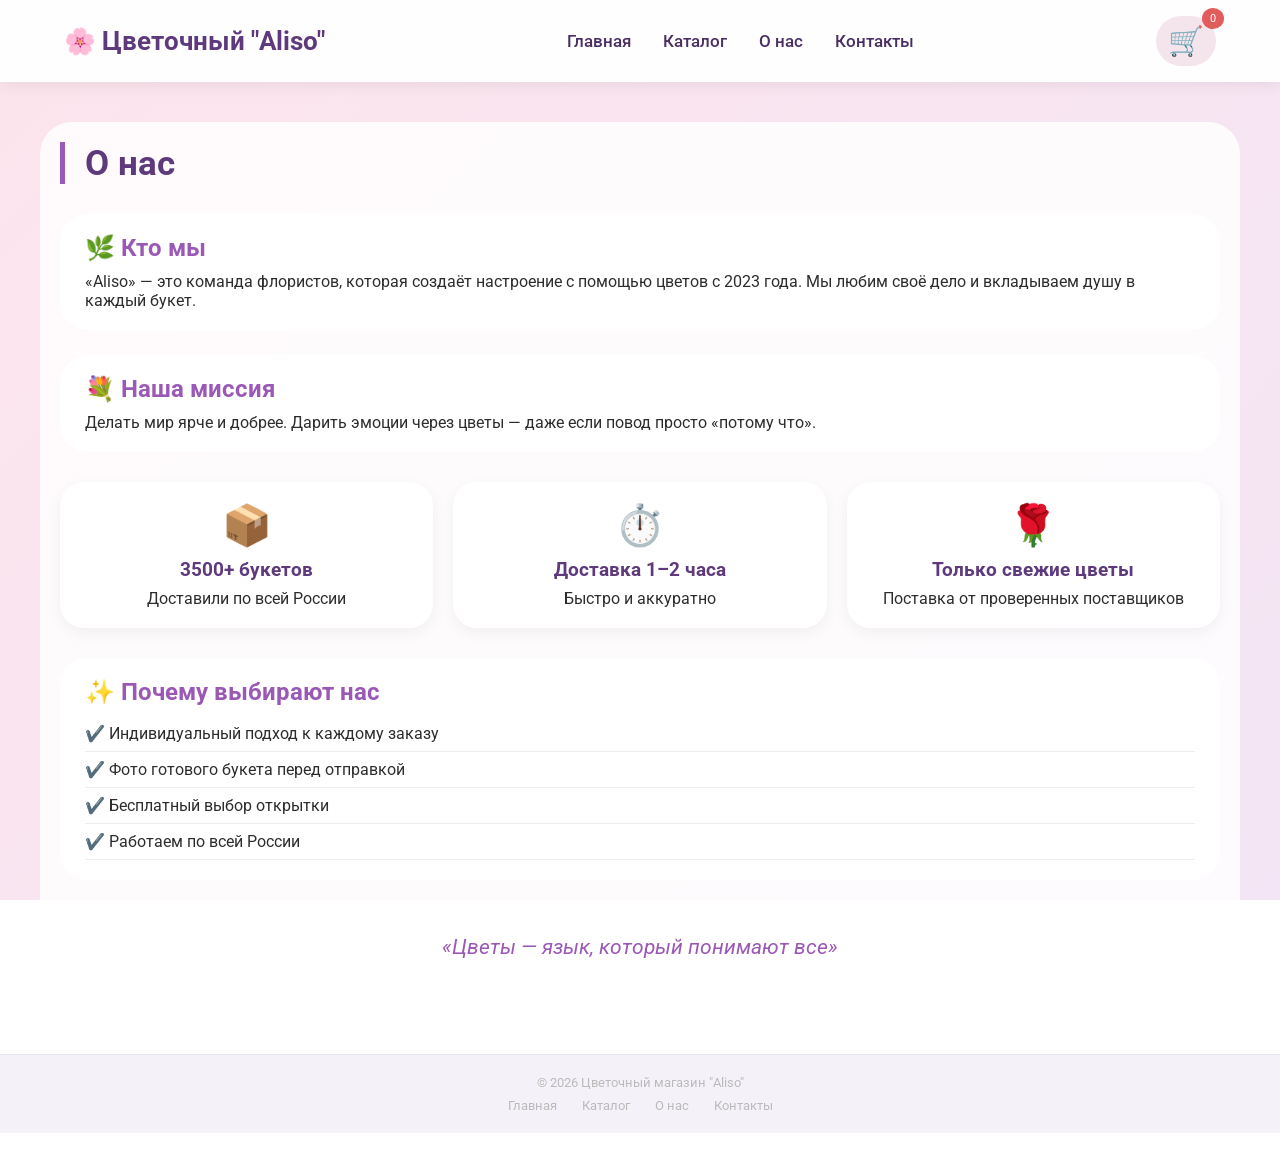
<file: about.html>
<!DOCTYPE html>
<html lang="ru">
<head>
    <meta charset="UTF-8">
    <title>О нас — Цветочный магазин Aliso</title>
    <link href="https://fonts.googleapis.com/css2?family=Roboto:wght@400;500;700&display=swap" rel="stylesheet">
    <link rel="stylesheet" href="style.css">
</head>
<body>
    <header>
        <div class="logo">🌸 Цветочный "Aliso"</div>
        <nav class="nav-menu">
            <a href="index.html" class="nav-link">Главная</a>
            <a href="catalog.html" class="nav-link">Каталог</a>
            <a href="about.html" class="nav-link">О нас</a>
            <a href="contacts.html" class="nav-link">Контакты</a>
        </nav>
        <div class="cart-icon" id="cartIcon">🛒 <span id="cartCount">0</span></div>
    </header>

    <main class="about-page">
        <h1>О нас</h1>

        <div class="about-block">
            <h2>🌿 Кто мы</h2>
            <p>«Aliso» — это команда флористов, которая создаёт настроение с помощью цветов с 2023 года. Мы любим своё дело и вкладываем душу в каждый букет.</p>
        </div>

        <div class="about-block">
            <h2>💐 Наша миссия</h2>
            <p>Делать мир ярче и добрее. Дарить эмоции через цветы — даже если повод просто «потому что».</p>
        </div>

        <div class="about-grid">
            <div class="about-card">
                <div class="about-icon">📦</div>
                <h3>3500+ букетов</h3>
                <p>Доставили по всей России</p>
            </div>
            <div class="about-card">
                <div class="about-icon">⏱️</div>
                <h3>Доставка 1–2 часа</h3>
                <p>Быстро и аккуратно</p>
            </div>
            <div class="about-card">
                <div class="about-icon">🌹</div>
                <h3>Только свежие цветы</h3>
                <p>Поставка от проверенных поставщиков</p>
            </div>
        </div>

        <div class="about-block">
            <h2>✨ Почему выбирают нас</h2>
            <ul class="about-list">
                <li>✔️ Индивидуальный подход к каждому заказу</li>
                <li>✔️ Фото готового букета перед отправкой</li>
                <li>✔️ Бесплатный выбор открытки</li>
                <li>✔️ Работаем по всей России</li>
            </ul>
        </div>

        <div class="about-quote">
            «Цветы — язык, который понимают все»
        </div>
    </main>

    <!-- Боковая панель корзины -->
    <aside id="cartSidebar" class="cart-sidebar">
        <h3>🛍️ Корзина</h3>
        <div id="cartItems"></div>
        <div class="cart-total">Итого: <span id="cartTotal">0</span> ₽</div>
        <button id="checkoutBtn">Оформить заказ</button>
        <button id="closeCartBtn">Закрыть</button>
    </aside>

    <!-- Модальное окно оформления заказа -->
    <div id="orderModal" class="modal">
        <div class="modal-content">
            <span class="close">&times;</span>
            <h3>Оформление заказа</h3>
            <form id="orderForm">
                <input type="text" id="name" placeholder="Ваше имя" required>
                <input type="tel" id="phone" placeholder="Телефон" required>
                <input type="text" id="address" placeholder="Адрес доставки" required>
                <button type="submit">Отправить заказ</button>
            </form>
        </div>
    </div>

    <script src="script.js"></script>

    <footer class="site-footer">
        <div class="footer-inner">
            <div class="footer-copyright">
                © 2026 Цветочный магазин "Aliso"
            </div>
            <div class="footer-links">
                <a href="index.html">Главная</a>
                <a href="catalog.html">Каталог</a>
                <a href="about.html">О нас</a>
                <a href="contacts.html">Контакты</a>
            </div>
        </div>
    </footer>
</body>
</html>
</file>
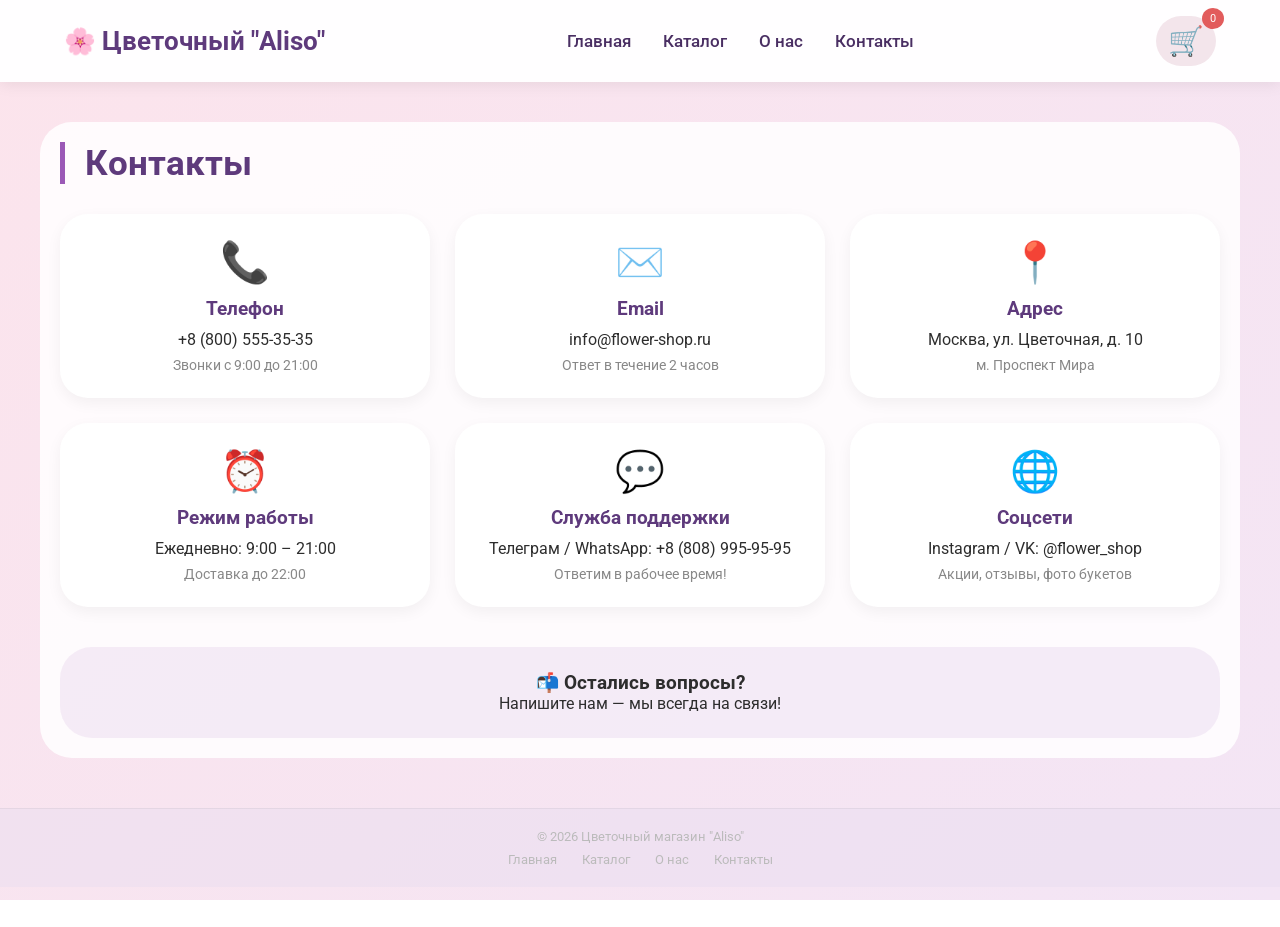
<file: contacts.html>
<!DOCTYPE html>
<html lang="ru">
<head>
    <meta charset="UTF-8">
    <title>Контакты — Цветочный магазин Aliso</title>
    <link href="https://fonts.googleapis.com/css2?family=Roboto:wght@400;500;700&display=swap" rel="stylesheet">
    <link rel="stylesheet" href="style.css">
</head>
<body>
    <header>
        <div class="logo">🌸 Цветочный "Aliso"</div>
        <nav class="nav-menu">
            <a href="index.html" class="nav-link">Главная</a>
            <a href="catalog.html" class="nav-link">Каталог</a>
            <a href="about.html" class="nav-link">О нас</a>
            <a href="contacts.html" class="nav-link">Контакты</a>
        </nav>
        <div class="cart-icon" id="cartIcon">🛒 <span id="cartCount">0</span></div>
    </header>

    <main class="contacts-page">
        <h1>Контакты</h1>

        <div class="contacts-grid">
            <div class="contacts-card">
                <div class="contact-icon">📞</div>
                <h3>Телефон</h3>
                <p>+8 (800) 555-35-35</p>
                <p class="small">Звонки с 9:00 до 21:00</p>
            </div>

            <div class="contacts-card">
                <div class="contact-icon">✉️</div>
                <h3>Email</h3>
                <p>info@flower-shop.ru</p>
                <p class="small">Ответ в течение 2 часов</p>
            </div>

            <div class="contacts-card">
                <div class="contact-icon">📍</div>
                <h3>Адрес</h3>
                <p>Москва, ул. Цветочная, д. 10</p>
                <p class="small">м. Проспект Мира</p>
            </div>

            <div class="contacts-card">
                <div class="contact-icon">⏰</div>
                <h3>Режим работы</h3>
                <p>Ежедневно: 9:00 – 21:00</p>
                <p class="small">Доставка до 22:00</p>
            </div>

            <div class="contacts-card">
                <div class="contact-icon">💬</div>
                <h3>Служба поддержки</h3>
                <p>Телеграм / WhatsApp: +8 (808) 995-95-95</p>
                <p class="small">Ответим в рабочее время!</p>
            </div>

            <div class="contacts-card">
                <div class="contact-icon">🌐</div>
                <h3>Соцсети</h3>
                <p>Instagram / VK: @flower_shop</p>
                <p class="small">Акции, отзывы, фото букетов</p>
            </div>
        </div>

        <div class="contacts-feedback">
            <h3>📬 Остались вопросы?</h3>
            <p>Напишите нам — мы всегда на связи!</p>
        </div>
    </main>

    <!-- Боковая панель корзины -->
    <aside id="cartSidebar" class="cart-sidebar">
        <h3>🛍️ Корзина</h3>
        <div id="cartItems"></div>
        <div class="cart-total">Итого: <span id="cartTotal">0</span> ₽</div>
        <button id="checkoutBtn">Оформить заказ</button>
        <button id="closeCartBtn">Закрыть</button>
    </aside>

    <!-- Модальное окно оформления заказа -->
    <div id="orderModal" class="modal">
        <div class="modal-content">
            <span class="close">&times;</span>
            <h3>Оформление заказа</h3>
            <form id="orderForm">
                <input type="text" id="name" placeholder="Ваше имя" required>
                <input type="tel" id="phone" placeholder="Телефон" required>
                <input type="text" id="address" placeholder="Адрес доставки" required>
                <button type="submit">Отправить заказ</button>
            </form>
        </div>
    </div>

    <script src="script.js"></script>
    <footer class="site-footer">
        <div class="footer-inner">
            <div class="footer-copyright">
                © 2026 Цветочный магазин "Aliso"
            </div>
            <div class="footer-links">
                <a href="index.html">Главная</a>
                <a href="catalog.html">Каталог</a>
                <a href="about.html">О нас</a>
                <a href="contacts.html">Контакты</a>
            </div>
        </div>
    </footer>
</body>
</html>
</file>
<file: style.css>
* {
    margin: 0;
    padding: 0;
    box-sizing: border-box;
}

body {
    font-family: 'Roboto', sans-serif;
    background: linear-gradient(135deg, #fce4ec 0%, #f3e5f5 100%);
    background-attachment: fixed;
    color: #2d2d2d;
    padding-bottom: 40px;
}
/* ШАПКА */
header {
    background-color: rgba(255, 255, 255, 0.96);
    display: flex;
    justify-content: space-between;
    align-items: center;
    padding: 1rem 5%;
    box-shadow: 0 2px 15px rgba(0, 0, 0, 0.08);
    position: sticky;
    top: 0;
    z-index: 100;
    backdrop-filter: blur(5px);
    flex-wrap: wrap;
}

.logo {
    font-size: 1.6rem;
    font-weight: bold;
    color: #5e3a7c;
    white-space: nowrap;
}

.nav-menu {
    display: flex;
    gap: 2rem;
    align-items: center;
    justify-content: center;
    flex: 1;
    margin: 0 1rem;
}

.nav-link {
    text-decoration: none;
    color: #4a2f63;
    font-weight: 500;
    font-size: 1.05rem;
    transition: 0.2s;
    position: relative;
}

.nav-link:hover {
    color: #9b59b6;
}

.nav-link::after {
    content: '';
    position: absolute;
    bottom: -5px;
    left: 0;
    width: 0%;
    height: 2px;
    background: #9b59b6;
    transition: 0.2s;
}

.nav-link:hover::after {
    width: 100%;
}

/* КОРЗИНА */
.cart-icon {
    position: relative;
    font-size: 1.8rem;
    cursor: pointer;
    background: #f3e5eb;
    padding: 8px 12px;
    border-radius: 40px;
    transition: 0.2s;
    white-space: nowrap;
}

.cart-icon:hover {
    background: #e8d5df;
}

#cartCount {
    position: absolute;
    top: -8px;
    right: -8px;
    background: #e25c5c;
    color: white;
    font-size: 0.7rem;
    border-radius: 50%;
    padding: 4px 8px;
}

/* ПРОМОБЛОК */
.promo {
    background: rgba(255, 230, 240, 0.92);
    margin: 20px;
    padding: 1.5rem;
    border-radius: 32px;
    text-align: center;
}

.promo h2 {
    color: #b3415c;
    margin-bottom: 8px;
}

/* ОСНОВНОЙ КОНТЕНТ */
main {
    max-width: 1400px;
    margin: 30px auto;
    padding: 0 20px;
}

main h1 {
    font-size: 2rem;
    margin-bottom: 24px;
    color: #5e3a7c;
    border-left: 5px solid #9b59b6;
    padding-left: 20px;
}

/* КАТАЛОГ */
.catalog {
    display: grid;
    grid-template-columns: repeat(auto-fill, minmax(260px, 1fr));
    gap: 28px;
}

.card {
    background: white;
    border-radius: 28px;
    padding: 1rem;
    text-align: center;
    box-shadow: 0 10px 20px rgba(0, 0, 0, 0.05);
    transition: 0.2s;
}

.card:hover {
    transform: translateY(-5px);
    box-shadow: 0 15px 25px rgba(0, 0, 0, 0.1);
}

.card img {
    width: 100%;
    height: 200px;
    object-fit: cover;
    border-radius: 20px;
}

.card h3 {
    margin: 15px 0 5px;
    color: #2c4b3c;
}

.card .price {
    font-size: 1.4rem;
    font-weight: bold;
    color: #b3415c;
    margin: 8px 0;
}

.card button {
    background: #4a7c5c;
    color: white;
    border: none;
    padding: 10px;
    width: 80%;
    border-radius: 40px;
    cursor: pointer;
    font-weight: bold;
    transition: 0.2s;
}

.card button:hover {
    background: #3a6048;
}

/* БОКОВАЯ КОРЗИНА */
.cart-sidebar {
    position: fixed;
    top: 0;
    right: -380px;
    width: 350px;
    height: 100%;
    background: white;
    box-shadow: -5px 0 20px rgba(0, 0, 0, 0.1);
    transition: right 0.3s;
    z-index: 1001;
    padding: 1.5rem;
    display: flex;
    flex-direction: column;
    overflow-y: auto;
}

.cart-sidebar.open {
    right: 0;
}

.cart-total {
    font-size: 1.2rem;
    font-weight: bold;
    margin: 15px 0;
    text-align: center;
}

#checkoutBtn, #closeCartBtn {
    padding: 12px;
    margin-top: 10px;
    border-radius: 40px;
    border: none;
    cursor: pointer;
    font-weight: bold;
}

#checkoutBtn {
    background: #4a7c5c;
    color: white;
}

#closeCartBtn {
    background: #e0e0e0;
}

/* МОДАЛЬНОЕ ОКНО */
.modal {
    display: none;
    position: fixed;
    top: 0;
    left: 0;
    width: 100%;
    height: 100%;
    background: rgba(0, 0, 0, 0.5);
    justify-content: center;
    align-items: center;
    z-index: 2000;
}

.modal-content {
    background: white;
    padding: 2rem;
    border-radius: 28px;
    width: 90%;
    max-width: 400px;
    position: relative;
}

.modal-content .close {
    position: absolute;
    top: 10px;
    right: 20px;
    font-size: 28px;
    cursor: pointer;
}

.modal-content input {
    width: 100%;
    padding: 12px;
    margin: 8px 0;
    border: 1px solid #ddd;
    border-radius: 40px;
}

.modal-content button {
    width: 100%;
    padding: 12px;
    background: #4a7c5c;
    color: white;
    border: none;
    border-radius: 40px;
    margin-top: 15px;
    cursor: pointer;
}

/* УВЕДОМЛЕНИЕ */
.custom-notification {
    position: fixed;
    top: 20px;
    left: 50%;
    transform: translateX(-50%) translateY(-100px);
    background-color: #2c2c2c;
    color: white;
    padding: 14px 28px;
    border-radius: 50px;
    font-size: 1rem;
    font-weight: 500;
    box-shadow: 0 8px 20px rgba(0, 0, 0, 0.2);
    z-index: 10000;
    display: flex;
    align-items: center;
    gap: 15px;
    cursor: pointer;
    transition: transform 0.3s ease;
}

.custom-notification.show {
    transform: translateX(-50%) translateY(0);
}

.custom-notification .notification-close {
    background: rgba(255, 255, 255, 0.2);
    border: none;
    color: white;
    font-size: 1.2rem;
    cursor: pointer;
    width: 24px;
    height: 24px;
    border-radius: 50%;
    display: flex;
    align-items: center;
    justify-content: center;
}

/* СТРАНИЦА "О НАС" */
.about-page {
    max-width: 1200px;
    margin: 40px auto;
    padding: 0 20px;
}

.about-page h1 {
    font-size: 2.2rem;
    color: #5e3a7c;
    margin-bottom: 30px;
    border-left: 5px solid #9b59b6;
    padding-left: 20px;
}

.about-block {
    background: rgba(255, 255, 255, 0.92);
    padding: 20px 25px;
    border-radius: 28px;
    margin-bottom: 25px;
}

.about-block h2 {
    color: #9b59b6;
    margin-bottom: 10px;
}

.about-grid {
    display: grid;
    grid-template-columns: repeat(auto-fit, minmax(200px, 1fr));
    gap: 20px;
    margin: 30px 0;
}

.about-card {
    background: white;
    padding: 20px;
    border-radius: 24px;
    text-align: center;
    box-shadow: 0 5px 15px rgba(0, 0, 0, 0.05);
}

.about-icon {
    font-size: 2.5rem;
    margin-bottom: 10px;
}

.about-card h3 {
    color: #5e3a7c;
    margin-bottom: 8px;
}

.about-list {
    list-style: none;
    padding: 0;
}

.about-list li {
    padding: 8px 0;
    border-bottom: 1px solid #eee;
}

.about-quote {
    text-align: center;
    font-size: 1.3rem;
    font-style: italic;
    color: #9b59b6;
    background: rgba(255, 255, 255, 0.8);
    padding: 25px;
    border-radius: 40px;
    margin-top: 30px;
}

/* СТРАНИЦА "КОНТАКТЫ" */
.contacts-page {
    max-width: 1200px;
    margin: 40px auto;
    padding: 0 20px;
}

.contacts-page h1 {
    font-size: 2.2rem;
    color: #5e3a7c;
    margin-bottom: 30px;
    border-left: 5px solid #9b59b6;
    padding-left: 20px;
}

.contacts-grid {
    display: grid;
    grid-template-columns: repeat(auto-fit, minmax(280px, 1fr));
    gap: 25px;
    margin-bottom: 40px;
}

.contacts-card {
    background: white;
    padding: 25px;
    border-radius: 28px;
    text-align: center;
    box-shadow: 0 5px 15px rgba(0, 0, 0, 0.05);
}

.contact-icon {
    font-size: 2.5rem;
    margin-bottom: 12px;
}

.contacts-card h3 {
    color: #5e3a7c;
    margin-bottom: 10px;
}

.contacts-card .small {
    font-size: 0.85rem;
    color: #888;
    margin-top: 8px;
}

.contacts-feedback {
    background: rgba(155, 89, 182, 0.1);
    padding: 25px;
    border-radius: 32px;
    text-align: center;
}
/* РАЗДЕЛ "СОБРАТЬ БУКЕТ" */
.builder-section {
    background: linear-gradient(135deg, rgba(155, 89, 182, 0.15), rgba(74, 124, 92, 0.1));
    border-radius: 32px;
    padding: 2rem;
    margin: 2rem 0 1.5rem;
    text-align: center;
    border: 2px dashed #9b59b6;
}

.builder-header h2 {
    color: #5e3a7c;
    font-size: 1.8rem;
    margin: 0.5rem 0;
}

.builder-icon {
    font-size: 3rem;
}

.builder-btn {
    background: linear-gradient(135deg, #9b59b6, #4a7c5c);
    color: white;
    border: none;
    padding: 12px 28px;
    border-radius: 40px;
    font-size: 1rem;
    font-weight: bold;
    cursor: pointer;
    margin-top: 1rem;
    transition: transform 0.2s;
}

.builder-btn:hover {
    transform: scale(1.05);
}

/* ЛИНИЯ-РАЗДЕЛИТЕЛЬ */
.catalog-divider {
    margin: 2rem 0;
    height: 3px;
    background: linear-gradient(90deg, transparent, #9b59b6, #4a7c5c, #9b59b6, transparent);
    border-radius: 3px;
}
/* АДАПТАЦИЯ */
@media (max-width: 768px) {
    .nav-menu {
        gap: 1rem;
        margin: 0.5rem 0;
    }
    .nav-link {
        font-size: 0.85rem;
    }
    .logo {
        font-size: 1.2rem;
    }
}
/* РАЗДЕЛИТЕЛЬ МЕЖДУ ГОТОВЫМИ БУКЕТАМИ И КОНСТРУКТОРОМ */
.builder-divider {
    text-align: center;
    margin: 3rem 0 2rem;
}

.builder-divider span {
    font-size: 1.2rem;
    color: #9b59b6;
    letter-spacing: 8px;
}

/* КРАСИВЫЙ БЛОК КОНСТРУКТОРА */
.builder-premium {
    display: flex;
    flex-wrap: wrap;
    background: linear-gradient(135deg, #fff9fb, #f7f0fa);
    border-radius: 48px;
    padding: 2rem;
    margin: 1rem 0 2rem;
    gap: 2rem;
    box-shadow: 0 10px 30px rgba(155, 89, 182, 0.15);
    border: 1px solid rgba(155, 89, 182, 0.3);
}

.builder-premium-left {
    flex: 2;
    min-width: 250px;
}

.builder-badge {
    display: inline-block;
    background: #9b59b6;
    color: white;
    padding: 4px 16px;
    border-radius: 30px;
    font-size: 0.8rem;
    margin-bottom: 1rem;
}

.builder-premium-left h2 {
    font-size: 1.8rem;
    color: #5e3a7c;
    margin-bottom: 0.5rem;
}

.builder-premium-left p {
    color: #6a6a6a;
    margin-bottom: 1.5rem;
}

.builder-options {
    display: flex;
    flex-direction: column;
    gap: 1rem;
    margin-bottom: 1.5rem;
}

.builder-option {
    display: flex;
    align-items: center;
    gap: 12px;
    background: white;
    padding: 8px 16px;
    border-radius: 60px;
    border: 1px solid #eee;
}

.option-icon {
    font-size: 1.4rem;
}

.builder-option select {
    flex: 1;
    border: none;
    padding: 10px 0;
    font-size: 1rem;
    background: transparent;
    cursor: pointer;
    outline: none;
}

.builder-price-block {
    background: rgba(155, 89, 182, 0.1);
    padding: 12px 20px;
    border-radius: 40px;
    display: flex;
    justify-content: space-between;
    align-items: center;
    margin-bottom: 1.5rem;
}

.price-label {
    font-weight: normal;
    color: #5e3a7c;
}

.price-value {
    font-size: 1.6rem;
    font-weight: bold;
    color: #b3415c;
}

.builder-add-btn {
    background: #4a7c5c;
    color: white;
    border: none;
    padding: 14px 24px;
    border-radius: 50px;
    font-size: 1rem;
    font-weight: bold;
    cursor: pointer;
    width: 100%;
    transition: 0.2s;
}

.builder-add-btn:hover {
    background: #3a6048;
    transform: scale(1.02);
}

.builder-premium-right {
    flex: 1;
    min-width: 200px;
    background: linear-gradient(145deg, #e8d5f0, #fce4ec);
    border-radius: 32px;
    display: flex;
    align-items: center;
    justify-content: center;
    padding: 1.5rem;
}

.builder-preview {
    text-align: center;
}

.preview-flower {
    font-size: 2.5rem;
    display: inline-block;
    margin: 0 5px;
    animation: float 3s ease-in-out infinite;
}

.preview-flower:nth-child(1) { animation-delay: 0s; }
.preview-flower:nth-child(2) { animation-delay: 0.5s; }
.preview-flower:nth-child(3) { animation-delay: 1s; }

@keyframes float {
    0%, 100% { transform: translateY(0); }
    50% { transform: translateY(-10px); }
}

.preview-text {
    margin-top: 1rem;
    font-weight: bold;
    color: #9b59b6;
}

/* КРАСИВЫЙ БЛОК КОНСТРУКТОРА */
.builder-premium {
    display: flex;
    flex-wrap: wrap;
    background: linear-gradient(135deg, #fff9fb, #f7f0fa);
    border-radius: 48px;
    padding: 2rem;
    margin: 1rem 0 2rem;
    gap: 2rem;
    box-shadow: 0 10px 30px rgba(155, 89, 182, 0.15);
    border: 1px solid rgba(155, 89, 182, 0.3);
}

.builder-premium-left {
    flex: 2;
    min-width: 250px;
}

.builder-badge {
    display: inline-block;
    background: #9b59b6;
    color: white;
    padding: 4px 16px;
    border-radius: 30px;
    font-size: 0.8rem;
    margin-bottom: 1rem;
}

.builder-premium-left h2 {
    font-size: 1.8rem;
    color: #5e3a7c;
    margin-bottom: 0.5rem;
}

.builder-premium-left p {
    color: #6a6a6a;
    margin-bottom: 1.5rem;
}

.builder-options {
    display: flex;
    flex-direction: column;
    gap: 1rem;
    margin-bottom: 1.5rem;
}

.builder-option {
    display: flex;
    align-items: center;
    gap: 12px;
    background: white;
    padding: 8px 16px;
    border-radius: 60px;
    border: 1px solid #eee;
}

.option-icon {
    font-size: 1.4rem;
}

.builder-option select {
    flex: 1;
    border: none;
    padding: 10px 0;
    font-size: 1rem;
    background: transparent;
    cursor: pointer;
    outline: none;
}

.builder-price-block {
    background: rgba(155, 89, 182, 0.1);
    padding: 12px 20px;
    border-radius: 40px;
    display: flex;
    justify-content: space-between;
    align-items: center;
    margin-bottom: 1.5rem;
}

.price-label {
    font-weight: normal;
    color: #5e3a7c;
}

.price-value {
    font-size: 1.6rem;
    font-weight: bold;
    color: #b3415c;
}

.builder-add-btn {
    background: #4a7c5c;
    color: white;
    border: none;
    padding: 14px 24px;
    border-radius: 50px;
    font-size: 1rem;
    font-weight: bold;
    cursor: pointer;
    width: 100%;
    transition: 0.2s;
}

.builder-add-btn:hover {
    background: #3a6048;
    transform: scale(1.02);
}

.builder-premium-right {
    flex: 1;
    min-width: 200px;
    background: linear-gradient(145deg, #e8d5f0, #fce4ec);
    border-radius: 32px;
    display: flex;
    align-items: center;
    justify-content: center;
    padding: 1.5rem;
}

.builder-preview {
    text-align: center;
}

.preview-flower {
    font-size: 2.5rem;
    display: inline-block;
    margin: 0 5px;
    animation: float 3s ease-in-out infinite;
}

.preview-flower:nth-child(1) { animation-delay: 0s; }
.preview-flower:nth-child(2) { animation-delay: 0.5s; }
.preview-flower:nth-child(3) { animation-delay: 1s; }

@keyframes float {
    0%, 100% { transform: translateY(0); }
    50% { transform: translateY(-10px); }
}

.preview-text {
    margin-top: 1rem;
    font-weight: bold;
    color: #9b59b6;
}
/* Превью конструктора */
.preview-image-container {
    display: flex;
    align-items: center;
    justify-content: center;
    gap: 8px;
    flex-wrap: wrap;
}

.preview-img {
    width: 70px;
    height: 70px;
    object-fit: cover;
    border-radius: 20px;
    box-shadow: 0 4px 10px rgba(0, 0, 0, 0.1);
    border: 2px solid white;
}

.preview-plus {
    font-size: 1.5rem;
    font-weight: bold;
    color: #9b59b6;
}

.preview-hint {
    font-size: 0.8rem;
    color: #aaa;
    margin-top: 5px;
}
/* КОНСТРУКТОР С КАРТОЧКАМИ */
.builder-full {
    background: rgba(255, 255, 255, 0.8);
    border-radius: 48px;
    padding: 2rem;
    margin: 1rem 0;
}

.builder-category {
    margin-bottom: 2rem;
}

.builder-category h3 {
    font-size: 1.5rem;
    color: #5e3a7c;
    margin-bottom: 1rem;
}

.builder-items {
    display: grid;
    grid-template-columns: repeat(auto-fill, minmax(150px, 1fr));
    gap: 20px;
}

.builder-card {
    background: white;
    border-radius: 24px;
    padding: 12px;
    text-align: center;
    cursor: pointer;
    transition: 0.2s;
    border: 2px solid transparent;
}

.builder-card:hover {
    transform: translateY(-3px);
    box-shadow: 0 8px 20px rgba(0, 0, 0, 0.1);
}

.builder-card.selected {
    border-color: #9b59b6;
    background: #f9f0ff;
}

.builder-card img {
    width: 100%;
    height: 120px;
    object-fit: cover;
    border-radius: 16px;
}

.builder-card-title {
    font-weight: bold;
    margin: 8px 0 4px;
    color: #2d2d2d;
}

.builder-card-price {
    font-size: 0.85rem;
    color: #9b59b6;
}

.builder-total {
    background: linear-gradient(135deg, #f3e5f5, #fce4ec);
    border-radius: 32px;
    padding: 1.5rem;
    text-align: center;
    margin-top: 2rem;
}

.builder-total-price {
    font-size: 1.6rem;
    font-weight: bold;
    margin-bottom: 1rem;
}

.builder-total-price span:first-child {
    color: #5e3a7c;
}

.builder-total-price span:last-child {
    color: #b3415c;
    font-size: 1.8rem;
}

.builder-add-to-cart {
    background: #4a7c5c;
    color: white;
    border: none;
    padding: 14px 28px;
    border-radius: 50px;
    font-size: 1.1rem;
    font-weight: bold;
    cursor: pointer;
    transition: 0.2s;
}

.builder-add-to-cart:hover {
    background: #3a6048;
    transform: scale(1.02);
}

.builder-subtitle {
    text-align: center;
    color: #7a6a8a;
    margin-bottom: 1.5rem;
}
/* ПОЭТАПНЫЙ КОНСТРУКТОР */
.step-builder {
    background: rgba(255, 255, 255, 0.85);
    border-radius: 40px;
    padding: 1.5rem;
    margin: 1rem 0;
}

.step {
    margin-bottom: 1rem;
}

.step-header {
    display: flex;
    align-items: center;
    gap: 15px;
    padding: 12px 20px;
    background: white;
    border-radius: 60px;
    cursor: pointer;
    transition: 0.2s;
    border: 1px solid #eee;
}

.step.active .step-header {
    background: #f3eaff;
    border-color: #9b59b6;
}

.step-number {
    width: 32px;
    height: 32px;
    background: #9b59b6;
    color: white;
    border-radius: 50%;
    display: flex;
    align-items: center;
    justify-content: center;
    font-weight: bold;
}

.step-header h3 {
    flex: 1;
    margin: 0;
    color: #5e3a7c;
}

.step-status {
    font-size: 1.2rem;
    color: #4a7c5c;
}

.step-content {
    padding: 1.5rem;
    background: rgba(255, 255, 255, 0.7);
    border-radius: 32px;
    margin-top: 10px;
}

.step-buttons {
    display: flex;
    justify-content: space-between;
    margin-top: 1.5rem;
}

.step-next, .step-prev, .builder-reset {
    background: #4a7c5c;
    color: white;
    border: none;
    padding: 10px 24px;
    border-radius: 40px;
    cursor: pointer;
    font-weight: bold;
    transition: 0.2s;
}

.step-next:hover, .step-prev:hover, .builder-reset:hover {
    background: #3a6048;
    transform: scale(1.02);
}

.step-prev {
    background: #aaa;
}

.step-prev:hover {
    background: #888;
}

.builder-total-panel {
    background: linear-gradient(135deg, #f3e5f5, #fce4ec);
    border-radius: 32px;
    padding: 1.5rem;
    margin-top: 1.5rem;
}

.builder-total-info {
    text-align: center;
}

.builder-total-price {
    font-size: 1.5rem;
    font-weight: bold;
    margin-bottom: 1rem;
}

.builder-total-price span:last-child {
    color: #b3415c;
    font-size: 1.8rem;
}

.builder-selected-list {
    background: white;
    border-radius: 28px;
    padding: 15px;
    margin-bottom: 1rem;
    text-align: left;
    font-size: 0.9rem;
    color: #5e3a7c;
}

.builder-add-to-cart {
    background: #9b59b6;
    margin-bottom: 10px;
}

.builder-add-to-cart:hover {
    background: #7b3faa;
}

.builder-reset {
    background: #e0e0e0;
    color: #2d2d2d;
}

.builder-reset:hover {
    background: #ccc;
}
/* ПЛАВАЮЩАЯ ПАНЕЛЬ ЦЕНЫ */
.floating-price-panel {
    position: sticky;
    top: 100px;
    background: linear-gradient(135deg, #9b59b6, #4a7c5c);
    border-radius: 60px;
    padding: 12px 25px;
    margin: 0 0 20px 0;
    display: flex;
    align-items: center;
    justify-content: space-between;
    flex-wrap: wrap;
    gap: 15px;
    box-shadow: 0 8px 25px rgba(155, 89, 182, 0.3);
    z-index: 50;
    backdrop-filter: blur(4px);
}

.floating-price-inner {
    display: flex;
    align-items: baseline;
    gap: 10px;
    flex-wrap: wrap;
}

.floating-price-label {
    color: rgba(255, 255, 255, 0.9);
    font-size: 1rem;
    font-weight: normal;
}

.floating-price-value {
    color: white;
    font-size: 1.8rem;
    font-weight: bold;
    letter-spacing: 1px;
    text-shadow: 0 2px 5px rgba(0,0,0,0.2);
}

.floating-price-details {
    color: rgba(255, 255, 255, 0.85);
    font-size: 0.85rem;
    background: rgba(255,255,255,0.2);
    padding: 5px 15px;
    border-radius: 50px;
}

@media (max-width: 768px) {
    .floating-price-panel {
        flex-direction: column;
        text-align: center;
        top: 80px;
        padding: 12px 20px;
    }
    .floating-price-value {
        font-size: 1.4rem;
    }
}
.builder-quantity {
    display: flex;
    align-items: center;
    justify-content: center;
    gap: 12px;
    margin-top: 8px;
}

.qty-btn {
    background: #9b59b6;
    color: white;
    border: none;
    width: 28px;
    height: 28px;
    border-radius: 50%;
    font-size: 1.2rem;
    cursor: pointer;
    transition: 0.2s;
}

.qty-btn:hover {
    background: #7b3faa;
}

.qty-value {
    font-weight: bold;
    font-size: 1.1rem;
    min-width: 24px;
    text-align: center;
}

.add-flower-btn {
    background: #4a7c5c;
    color: white;
    border: none;
    padding: 6px 12px;
    border-radius: 30px;
    cursor: pointer;
    font-size: 0.8rem;
    margin-top: 8px;
}

.add-flower-btn:hover {
    background: #3a6048;
}
/* Стили для корзины */
.cart-item {
    margin-bottom: 15px;
    padding: 10px 0;
}

.cart-item-name {
    font-weight: bold;
    margin-bottom: 5px;
    color: #5e3a7c;
}

.cart-item-price {
    font-size: 0.9rem;
    color: #b3415c;
    margin-bottom: 8px;
}

.cart-item-actions {
    display: flex;
    align-items: center;
    gap: 12px;
    margin-top: 8px;
}

.cart-qty-minus, .cart-qty-plus, .cart-remove {
    background: #9b59b6;
    color: white;
    border: none;
    width: 32px;
    height: 32px;
    border-radius: 50%;
    font-size: 1.2rem;
    font-weight: bold;
    cursor: pointer;
    transition: 0.2s;
    display: inline-flex;
    align-items: center;
    justify-content: center;
}

.cart-qty-minus:hover, .cart-qty-plus:hover, .cart-remove:hover {
    background: #7b3faa;
    transform: scale(1.05);
}

.cart-qty-value {
    font-weight: bold;
    font-size: 1.1rem;
    min-width: 24px;
    text-align: center;
    color: #2d2d2d;
}

.cart-remove {
    background: #e25c5c;
}

.cart-remove:hover {
    background: #c44a4a;
}/* ===== ФУТЕР (ПОДВАЛ) ПО ЦЕНТРУ ===== */
.site-footer {
    background: rgba(230, 220, 240, 0.4);
    padding: 20px 20px;
    margin-top: 50px;
    text-align: center;
    font-size: 0.8rem;
    color: #aaa;
    border-top: 1px solid rgba(0, 0, 0, 0.05);
}

.footer-inner {
    max-width: 1400px;
    margin: 0 auto;
    display: flex;
    flex-direction: column;
    align-items: center;
    justify-content: center;
    gap: 8px;
}

.footer-copyright {
    color: #bbb;
}

.footer-links {
    display: flex;
    gap: 25px;
    flex-wrap: wrap;
    justify-content: center;
}

.footer-links a {
    text-decoration: none;
    color: #bbb;
    transition: 0.2s;
}

.footer-links a:hover {
    color: #9b59b6;
}
/* Фоновое изображение для главной страницы */
body.home-page {
    background-image: url('https://avatars.mds.yandex.net/i?id=c614c8296fde0623009b57e8f3428fa320001084-5287379-images-thumbs&n=13');
    background-size: cover;
    background-position: center center;
    background-attachment: fixed; /* Эффект параллакса — фон не двигается при скролле */
    background-repeat: no-repeat;
    position: relative;
}

/* Затемнение фона, чтобы текст читался лучше */
body.home-page::before {
    content: '';
    position: fixed;
    top: 0;
    left: 0;
    width: 100%;
    height: 100%;
    background: rgba(0, 0, 0, 0.35); /* Чёрная полупрозрачная пелена — можно менять прозрачность */
    z-index: -1;
}

/* Чтобы основной контент был читаемым, добавляем светлую подложку */
body.home-page main,
body.home-page .promo,
body.home-page .hero-section {
    background: rgba(255, 255, 255, 0.88);
    border-radius: 32px;
    padding: 20px;
    margin: 20px;
}
/* ===== ОБЩЕЕ ФОНОВОЕ ОФОРМЛЕНИЕ ДЛЯ ВСЕХ СТРАНИЦ ===== */

/* Основной фон для всего сайта — нежный градиент */
body {
    background: linear-gradient(135deg, #fce4ec 0%, #f3e5f5 100%);
    background-attachment: fixed;
}

/* Фоновое изображение для всех страниц (поверх градиента) */
body::before {
    content: '';
    position: fixed;
    top: 0;
    left: 0;
    width: 100%;
    height: 100%;
    background-image: url('https://avatars.mds.yandex.net/i?id=c614c8296fde0623009b57e8f3428fa320001084-5287379-images-thumbs&n=13');
    background-size: cover;
    background-position: center center;
    background-repeat: no-repeat;
    opacity: 0.15; /* Прозрачность — фон будет еле заметным, не мешая читать */
    z-index: -2;
    pointer-events: none;
}

/* Чтобы основной контент был читаемым */
main, 
.promo,
.about-page,
.contacts-page,
.catalog,
.step-builder,
.builder-full,
.hero-bg {
    background: rgba(255, 255, 255, 0.85);
    border-radius: 32px;
    padding: 20px;
    margin-bottom: 20px;
}
/* Красивый фоновый блок на главной странице */
.hero-bg {
    background-image: url('https://avatars.mds.yandex.net/i?id=c614c8296fde0623009b57e8f3428fa320001084-5287379-images-thumbs&n=13');
    background-size: cover;
    background-position: center 30%;
    border-radius: 48px;
    margin: 20px;
    padding: 80px 30px;
    text-align: center;
    box-shadow: 0 15px 35px rgba(0, 0, 0, 0.15);
    position: relative;
}

/* Затемнение внутри блока для читаемости текста */
.hero-bg::before {
    content: '';
    position: absolute;
    top: 0;
    left: 0;
    right: 0;
    bottom: 0;
    background: rgba(0, 0, 0, 0.4);
    border-radius: 48px;
}

.hero-bg .hero-content {
    position: relative;
    z-index: 2;
    color: white;
}

.hero-bg h2 {
    font-size: 2.5rem;
    margin-bottom: 15px;
    text-shadow: 2px 2px 8px rgba(0, 0, 0, 0.5);
}

.hero-bg p {
    font-size: 1.2rem;
    text-shadow: 1px 1px 4px rgba(0, 0, 0, 0.5);
}
/* ===== КРАСИВАЯ КАРТИНКА НА ВСЕХ СТРАНИЦАХ ===== */
.hero-section {
    text-align: center;
    margin: 20px 20px 0 20px;
    border-radius: 32px;
    overflow: hidden;
    box-shadow: 0 8px 25px rgba(0, 0, 0, 0.1);
}

.hero-image {
    width: 100%;
    max-height: 350px;
    object-fit: cover;
    display: block;
    transition: transform 0.3s ease;
}

.hero-image:hover {
    transform: scale(1.02);
}
/* Исправление для главной страницы — возвращаем нормальные отступы */
body.home-page main {
    margin: 20px;
    padding: 20px;
    width: auto;
    box-sizing: border-box;
}

/* Убедимся, что каталог на главной не съезжает */
#featuredCatalog {
    display: grid;
    grid-template-columns: repeat(auto-fill, minmax(260px, 1fr));
    gap: 28px;
    width: 100%;
}
</file>
